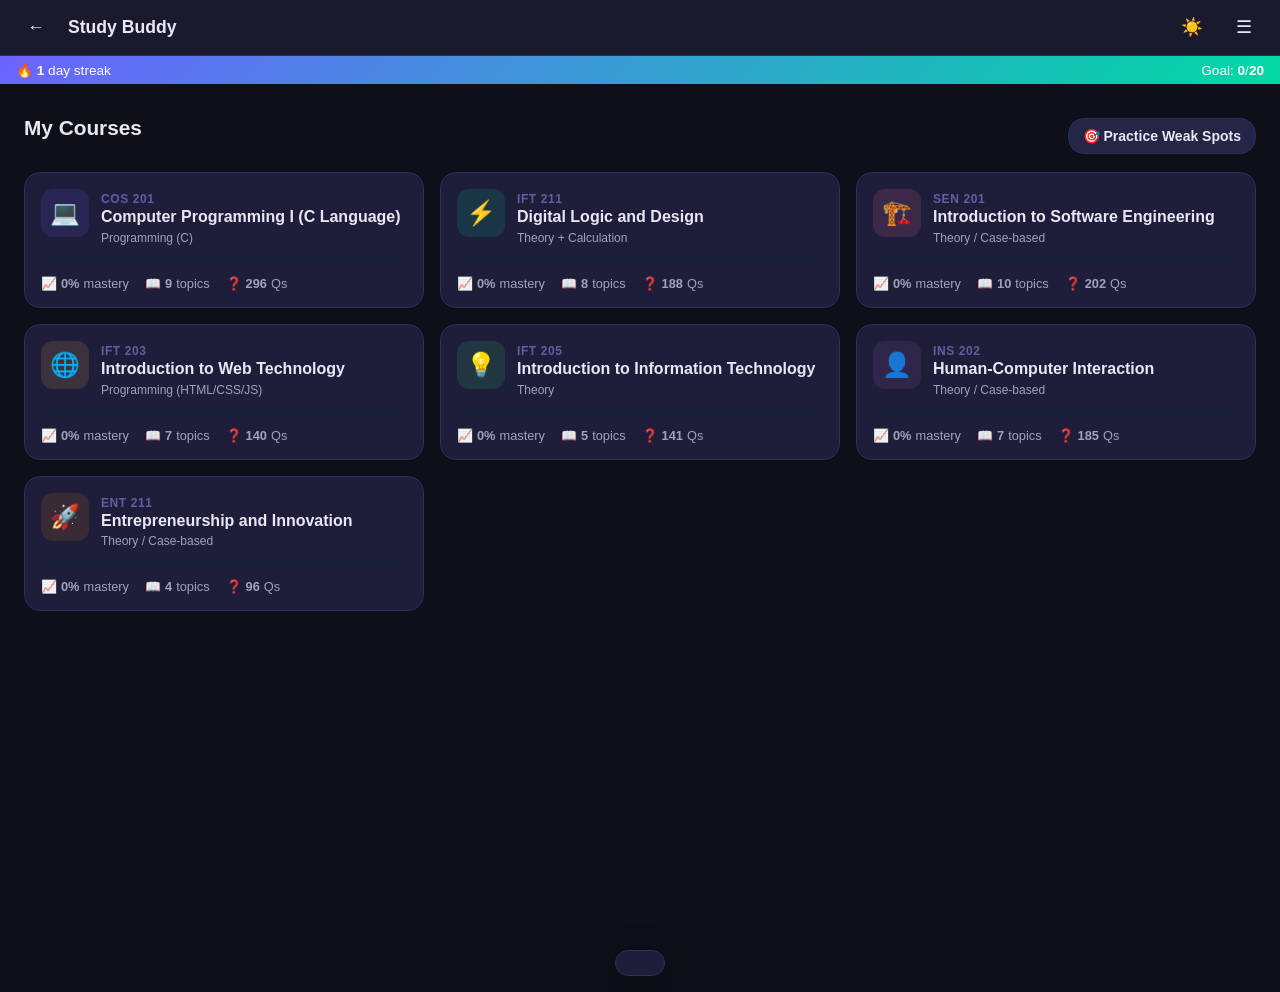
<file: index.html>
<!DOCTYPE html>
<html lang="en">
<head>
  <meta charset="UTF-8">
  <meta name="viewport" content="width=device-width, initial-scale=1.0">
  <meta http-equiv="refresh" content="0; url=/app/">
  <script>window.location.replace('/app/');</script>
  <title>Study Buddy PWA</title>
</head>
<body style="font-family: -apple-system, BlinkMacSystemFont, 'Segoe UI', Roboto, sans-serif; text-align: center; padding: 60px 20px; background: #0f0f14; color: #f0f0f5;">
  <h2>Loading Study Buddy PWA...</h2>
  <p><a href="/app/" style="color: #6c63ff; text-decoration: underline;">Click here if you are not redirected automatically</a></p>
</body>
</html>
</file>
<file: app/css/app.css>
/* ============================================================
   Study Buddy — Main Stylesheet
   Mobile-first, dark/light mode, large tap targets
   ============================================================ */

/* ---- CSS Variables ---- */
:root {
  --bg:         #0f0f1a;
  --bg2:        #1a1a2e;
  --bg3:        #16213e;
  --surface:    #1e1e3a;
  --surface2:   #252545;
  --border:     #2e2e5e;
  --primary:    #6c63ff;
  --primary-dk: #5a52e0;
  --secondary:  #00d9a3;
  --accent:     #ff6b9d;
  --warn:       #ffb347;
  --danger:     #ff4757;
  --success:    #2ed573;
  --text:       #e8e8f5;
  --text2:      #a0a0c0;
  --text3:      #6060a0;
  --card-r:     16px;
  --tap:        48px;
  --gap:        16px;
  --hdr:        56px;
  --transition: 0.2s ease;
}

[data-theme="light"] {
  --bg:        #f0f0ff;
  --bg2:       #e8e8ff;
  --bg3:       #ffffff;
  --surface:   #ffffff;
  --surface2:  #f0f0ff;
  --border:    #c8c8e8;
  --text:      #1a1a3e;
  --text2:     #4a4a7a;
  --text3:     #8080b0;
}

/* ---- Reset & Base ---- */
*, *::before, *::after { box-sizing: border-box; margin: 0; padding: 0; }
html { font-size: 16px; scroll-behavior: smooth; }
body {
  font-family: -apple-system, BlinkMacSystemFont, 'Segoe UI', Roboto, sans-serif;
  background: var(--bg);
  color: var(--text);
  min-height: 100dvh;
  overflow-x: hidden;
  -webkit-font-smoothing: antialiased;
}

/* ---- Header ---- */
#app-header {
  position: fixed;
  top: 0; left: 0; right: 0;
  height: var(--hdr);
  background: var(--bg2);
  border-bottom: 1px solid var(--border);
  display: flex;
  align-items: center;
  padding: 0 12px;
  gap: 8px;
  z-index: 100;
  backdrop-filter: blur(10px);
  -webkit-backdrop-filter: blur(10px);
}
#app-title {
  flex: 1;
  font-weight: 700;
  font-size: 1.1rem;
  color: var(--text);
  truncate: ellipsis;
  white-space: nowrap;
  overflow: hidden;
}
.header-actions { display: flex; gap: 4px; }

/* ---- Streak Bar ---- */
#streak-bar {
  position: fixed;
  top: var(--hdr);
  left: 0; right: 0;
  background: linear-gradient(135deg, var(--primary), var(--secondary));
  color: white;
  padding: 6px 16px;
  display: flex;
  justify-content: space-between;
  align-items: center;
  font-size: 0.85rem;
  z-index: 90;
}

/* ---- Main ---- */
#app-main {
  margin-top: var(--hdr);
  min-height: calc(100dvh - var(--hdr));
  padding: var(--gap);
  padding-bottom: calc(var(--gap) + env(safe-area-inset-bottom));
}
.has-streak #app-main { margin-top: calc(var(--hdr) + 36px); }

/* ---- Buttons ---- */
.icon-btn {
  background: none;
  border: none;
  color: var(--text);
  min-width: var(--tap);
  min-height: var(--tap);
  border-radius: 50%;
  display: flex; align-items: center; justify-content: center;
  font-size: 1.1rem;
  cursor: pointer;
  transition: background var(--transition);
  -webkit-tap-highlight-color: transparent;
}
.icon-btn:hover, .icon-btn:focus-visible {
  background: var(--surface);
  outline: none;
}

.btn {
  display: inline-flex; align-items: center; justify-content: center; gap: 8px;
  min-height: var(--tap);
  padding: 10px 20px;
  border-radius: var(--card-r);
  border: none;
  font-size: 1rem;
  font-weight: 600;
  cursor: pointer;
  transition: all var(--transition);
  -webkit-tap-highlight-color: transparent;
  user-select: none;
}
.btn-primary { background: var(--primary); color: white; }
.btn-primary:hover { background: var(--primary-dk); transform: translateY(-1px); }
.btn-secondary { background: var(--surface2); color: var(--text); border: 1px solid var(--border); }
.btn-secondary:hover { background: var(--border); }
.btn-success { background: var(--success); color: #0a2a1a; }
.btn-danger  { background: var(--danger); color: white; }
.btn-warn    { background: var(--warn); color: #2a1a00; }
.btn-sm { min-height: 36px; padding: 6px 14px; font-size: 0.875rem; }
.btn-full { width: 100%; }
.btn:disabled { opacity: 0.5; cursor: not-allowed; }

/* ---- Side Menu ---- */
#menu-overlay {
  position: fixed; inset: 0;
  background: rgba(0,0,0,0.6);
  z-index: 199;
  backdrop-filter: blur(2px);
  transition: opacity var(--transition);
}
#side-menu {
  position: fixed;
  top: 0; left: 0; bottom: 0;
  width: min(320px, 85vw);
  background: var(--bg2);
  border-right: 1px solid var(--border);
  z-index: 200;
  display: flex; flex-direction: column;
  transform: translateX(-100%);
  transition: transform 0.3s cubic-bezier(0.4,0,0.2,1);
  overflow-y: auto;
}
#side-menu.open { transform: translateX(0); }
.hidden { display: none !important; }
.menu-header {
  display: flex; align-items: center; justify-content: space-between;
  padding: 16px;
  border-bottom: 1px solid var(--border);
}
.logo-text { font-size: 1.1rem; font-weight: 700; }
.menu-list { list-style: none; padding: 8px 0; flex: 1; }
.menu-item {
  width: 100%;
  background: none;
  border: none;
  color: var(--text);
  padding: 14px 20px;
  text-align: left;
  font-size: 1rem;
  cursor: pointer;
  transition: background var(--transition);
  display: flex; align-items: center; gap: 10px;
}
.menu-item:hover, .menu-item:focus-visible { background: var(--surface); outline: none; }
.menu-sep { height: 1px; background: var(--border); margin: 8px 0; }
.menu-footer { padding: 16px; color: var(--text3); font-size: 0.75rem; }

/* ---- Cards ---- */
.card {
  background: var(--surface);
  border: 1px solid var(--border);
  border-radius: var(--card-r);
  padding: var(--gap);
  transition: box-shadow var(--transition);
}
.card:hover { box-shadow: 0 4px 20px rgba(108,99,255,0.15); }
.card-grid {
  display: grid;
  grid-template-columns: repeat(auto-fill, minmax(300px, 1fr));
  gap: var(--gap);
}

/* ---- Course Card (Home) ---- */
.course-card {
  display: flex; flex-direction: column; gap: 12px;
  cursor: pointer;
  text-decoration: none;
  color: inherit;
}
.course-card-header {
  display: flex; align-items: flex-start; gap: 12px;
}
.course-icon {
  width: 48px; height: 48px;
  border-radius: 12px;
  display: flex; align-items: center; justify-content: center;
  font-size: 1.5rem;
  flex-shrink: 0;
}
.course-info { flex: 1; min-width: 0; }
.course-code { font-size: 0.75rem; color: var(--text3); font-weight: 600; letter-spacing: 0.05em; }
.course-name { font-size: 1rem; font-weight: 700; line-height: 1.3; }
.course-type { font-size: 0.75rem; color: var(--text2); }
.course-stats {
  display: flex; gap: 16px; flex-wrap: wrap;
}
.stat-pill {
  display: flex; align-items: center; gap: 4px;
  font-size: 0.8rem; color: var(--text2);
}
.progress-bar {
  height: 6px;
  background: var(--bg3);
  border-radius: 3px;
  overflow: hidden;
}
.progress-fill {
  height: 100%;
  border-radius: 3px;
  background: linear-gradient(90deg, var(--primary), var(--secondary));
  transition: width 0.5s ease;
}

/* ---- Question Card ---- */
.q-card {
  max-width: 700px;
  margin: 0 auto;
}
.q-meta {
  display: flex; flex-wrap: wrap; gap: 6px;
  margin-bottom: 12px;
}
.tag {
  display: inline-flex; align-items: center;
  padding: 3px 10px;
  border-radius: 100px;
  font-size: 0.75rem;
  font-weight: 600;
  background: var(--surface2);
  color: var(--text2);
  border: 1px solid var(--border);
}
.tag-difficulty-1 { background: #1a3a2a; color: var(--success); border-color: var(--success); }
.tag-difficulty-2 { background: #2a2a1a; color: var(--warn); border-color: var(--warn); }
.tag-difficulty-3 { background: #2a1a1a; color: var(--accent); border-color: var(--accent); }
.tag-difficulty-4 { background: #2a1a1a; color: var(--danger); border-color: var(--danger); }

.q-question {
  font-size: 1.1rem;
  line-height: 1.6;
  margin-bottom: 20px;
}
code {
  background: var(--bg3);
  padding: 2px 6px;
  border-radius: 4px;
  font-family: 'Fira Code', 'Consolas', monospace;
  font-size: 0.9em;
  color: var(--secondary);
}
.q-question code { 
  background: var(--bg3);
  padding: 2px 6px;
  border-radius: 4px;
  font-family: 'Fira Code', 'Consolas', monospace;
  font-size: 0.9em;
  color: var(--accent);
}

/* ---- Code Block ---- */
.code-block {
  position: relative;
  margin: 12px 0;
  border-radius: var(--card-r);
  overflow: hidden;
  border: 1px solid var(--border);
}
.code-block pre {
  overflow-x: auto;
  padding: 16px;
  background: #0d0d1a;
  margin: 0;
  font-size: 0.875rem;
  line-height: 1.6;
}
.code-block code {
  font-family: 'Fira Code', 'Consolas', 'Courier New', monospace;
  color: var(--text);
}
.code-lang {
  position: absolute;
  top: 8px; right: 8px;
  font-size: 0.7rem;
  color: var(--text3);
  background: var(--bg3);
  padding: 2px 8px;
  border-radius: 4px;
  pointer-events: none;
}

/* ---- MCQ Options ---- */
.options-list {
  display: flex; flex-direction: column; gap: 10px;
  margin-bottom: 20px;
}
.option-btn {
  display: flex; align-items: flex-start; gap: 12px;
  padding: 14px 16px;
  background: var(--surface2);
  border: 2px solid var(--border);
  border-radius: var(--card-r);
  cursor: pointer;
  text-align: left;
  color: var(--text);
  font-size: 1rem;
  line-height: 1.5;
  transition: all var(--transition);
  -webkit-tap-highlight-color: transparent;
  min-height: var(--tap);
}
.option-btn:hover:not(:disabled) {
  border-color: var(--primary);
  background: rgba(108,99,255,0.1);
}
.option-btn.selected  { border-color: var(--primary); background: rgba(108,99,255,0.15); }
.option-btn.correct   { border-color: var(--success); background: rgba(46,213,115,0.12); color: var(--success); }
.option-btn.wrong     { border-color: var(--danger);  background: rgba(255,71,87,0.12);  color: var(--danger);  }
.option-btn.revealed  { border-color: var(--success); background: rgba(46,213,115,0.08); }
.option-label { font-weight: 700; min-width: 24px; }
.option-btn:disabled { cursor: default; }

/* ---- Confidence / Rating Buttons ---- */
.confidence-row, .rating-row {
  display: flex; gap: 10px; flex-wrap: wrap;
  margin: 16px 0;
}
.confidence-row .btn, .rating-row .btn { flex: 1; min-width: 80px; font-size: 0.875rem; }

/* ---- Explanation Box ---- */
.explanation-box {
  background: rgba(108,99,255,0.08);
  border: 1px solid rgba(108,99,255,0.3);
  border-radius: var(--card-r);
  padding: 16px;
  margin-top: 16px;
  line-height: 1.6;
}
.explanation-box h4 {
  color: var(--primary);
  margin-bottom: 8px;
  font-size: 0.9rem;
  text-transform: uppercase;
  letter-spacing: 0.05em;
}
.why-wrong-item {
  margin-top: 10px;
  padding: 10px;
  background: rgba(255,71,87,0.06);
  border-left: 3px solid var(--danger);
  border-radius: 0 8px 8px 0;
}
.why-wrong-item strong { color: var(--danger); }

/* ---- Marking Points (checklist) ---- */
.marking-points {
  display: flex; flex-direction: column; gap: 8px;
  margin-top: 12px;
}
.mark-point {
  display: flex; align-items: flex-start; gap: 10px;
  padding: 10px 14px;
  background: var(--surface2);
  border-radius: 8px;
  font-size: 0.95rem;
}
.mark-check {
  width: 24px; height: 24px;
  border: 2px solid var(--border);
  border-radius: 50%;
  cursor: pointer;
  flex-shrink: 0;
  transition: all var(--transition);
  display: flex; align-items: center; justify-content: center;
  font-size: 0.8rem;
}
.mark-check.checked { background: var(--success); border-color: var(--success); color: white; }

/* ---- Text Input (type_answer, code_write) ---- */
.answer-input {
  width: 100%;
  background: var(--bg3);
  border: 2px solid var(--border);
  border-radius: var(--card-r);
  color: var(--text);
  font-size: 1rem;
  padding: 14px 16px;
  transition: border-color var(--transition);
  outline: none;
  font-family: inherit;
}
.answer-input:focus { border-color: var(--primary); }
.answer-input.correct { border-color: var(--success); background: rgba(46,213,115,0.05); }
.answer-input.wrong   { border-color: var(--danger);  background: rgba(255,71,87,0.05); }
textarea.answer-input {
  resize: vertical;
  min-height: 150px;
  font-family: 'Fira Code', 'Consolas', monospace;
  font-size: 0.9rem;
}

/* ---- Cloze ---- */
.cloze-text { font-size: 1.1rem; line-height: 2; }
.cloze-blank {
  display: inline-block;
  min-width: 100px;
  border-bottom: 2px solid var(--primary);
  padding: 2px 6px;
  margin: 0 4px;
  font-family: 'Fira Code', monospace;
  background: none;
  color: var(--text);
  font-size: 0.95em;
  outline: none;
  transition: border-color var(--transition);
  vertical-align: baseline;
}
.cloze-blank:focus { border-color: var(--secondary); }
.cloze-blank.correct { border-color: var(--success); color: var(--success); }
.cloze-blank.wrong   { border-color: var(--danger); color: var(--danger); }

/* ---- Matching ---- */
.matching-container { display: flex; flex-direction: column; gap: 12px; }
.matching-row { display: flex; align-items: center; gap: 10px; flex-wrap: wrap; }
.match-term {
  flex: 1; min-width: 120px;
  padding: 12px 16px;
  background: var(--surface2);
  border: 2px solid var(--border);
  border-radius: var(--card-r);
  font-weight: 600;
}
.match-arrow { color: var(--text3); font-size: 1.2rem; }
.match-def {
  flex: 1; min-width: 120px;
  padding: 12px 16px;
  background: var(--surface2);
  border: 2px solid var(--border);
  border-radius: var(--card-r);
  cursor: pointer;
  transition: all var(--transition);
}
.match-def.selected   { border-color: var(--primary); background: rgba(108,99,255,0.1); }
.match-def.matched    { border-color: var(--success); background: rgba(46,213,115,0.1); }
.match-def.wrong-match{ border-color: var(--danger); background: rgba(255,71,87,0.1); }

/* ---- Sequencing ---- */
.sequence-list { display: flex; flex-direction: column; gap: 8px; }
.seq-item {
  display: flex; align-items: center; gap: 12px;
  padding: 12px 16px;
  background: var(--surface2);
  border: 2px solid var(--border);
  border-radius: var(--card-r);
  cursor: grab;
  user-select: none;
  transition: all var(--transition);
}
.seq-item .flex-1 {
  word-break: break-word;
  line-height: 1.5;
}
.seq-item code {
  background: rgba(0, 0, 0, 0.35);
  border: 1px solid rgba(255, 255, 255, 0.15);
  color: var(--accent);
  padding: 2px 7px;
  border-radius: 4px;
  font-family: 'Fira Code', 'Consolas', monospace;
  font-size: 0.95em;
  white-space: pre-wrap;
  word-break: break-word;
}
.seq-item.dragging { opacity: 0.5; cursor: grabbing; }
.seq-item.correct-pos { border-color: var(--success); }
.seq-item.wrong-pos   { border-color: var(--danger); }
.seq-handle { color: var(--text3); font-size: 1.2rem; }
.seq-num { font-weight: 700; color: var(--text2); min-width: 24px; }

/* ---- Flashcard Box ---- */
.flashcard-box {
  position: relative;
  width: 100%;
  max-width: 620px;
  min-height: 220px;
  margin: 16px auto;
  border-radius: var(--card-r);
  border: 2px solid var(--border);
  background: var(--surface);
  padding: 24px 20px;
  cursor: pointer;
  display: flex;
  flex-direction: column;
  align-items: center;
  justify-content: space-between;
  text-align: center;
  box-sizing: border-box;
  transition: transform 0.16s cubic-bezier(0.4, 0, 0.2, 1), border-color 0.25s, background 0.25s, box-shadow 0.25s;
  user-select: none;
  -webkit-user-select: none;
}
.flashcard-box:hover {
  border-color: var(--primary);
  box-shadow: 0 4px 20px rgba(108, 99, 255, 0.15);
}
.flashcard-box.is-flipped {
  background: rgba(108, 99, 255, 0.08);
  border-color: var(--primary);
  box-shadow: 0 4px 24px rgba(108, 99, 255, 0.2);
}
.flashcard-badge-row {
  width: 100%;
  display: flex;
  justify-content: center;
  margin-bottom: 12px;
}
.flashcard-text {
  margin: auto 0;
  padding: 8px 4px;
  font-size: 1.15rem;
  font-weight: 600;
  line-height: 1.55;
  color: var(--text);
  word-break: break-word;
  max-width: 100%;
}
.flashcard-box.is-flipped .flashcard-text {
  font-size: 1.05rem;
  font-weight: 400;
  line-height: 1.65;
  color: var(--text);
}
.flashcard-hint {
  font-size: 0.8rem;
  color: var(--text3);
  margin-top: 14px;
}
.flashcard-box code {
  background: rgba(0, 0, 0, 0.35);
  border: 1px solid rgba(255, 255, 255, 0.15);
  color: var(--accent);
  padding: 2px 7px;
  border-radius: 4px;
  font-family: 'Fira Code', 'Consolas', monospace;
  font-size: 0.95em;
  white-space: nowrap;
}
.rating-row {
  display: flex;
  gap: 10px;
  margin-top: 18px;
  margin-bottom: 24px;
  width: 100%;
  max-width: 620px;
  margin-left: auto;
  margin-right: auto;
}
.rating-row button {
  flex: 1;
}

/* ---- Iframe Render ---- */
.html-sandbox {
  width: 100%;
  min-height: 200px;
  border: 2px solid var(--border);
  border-radius: var(--card-r);
  background: white;
  overflow: hidden;
}
.iframe-toggle {
  display: flex; align-items: center; gap: 8px;
  margin-bottom: 8px;
}

/* ---- Progress / Stats ---- */
.stats-grid {
  display: grid;
  grid-template-columns: repeat(auto-fill, minmax(140px, 1fr));
  gap: var(--gap);
}
.stat-card {
  background: var(--surface);
  border: 1px solid var(--border);
  border-radius: var(--card-r);
  padding: 16px;
  text-align: center;
}
.stat-card .stat-value { font-size: 2rem; font-weight: 800; color: var(--primary); }
.stat-card .stat-label { font-size: 0.8rem; color: var(--text2); margin-top: 4px; }

/* ---- Timer ---- */
.timer-bar {
  height: 4px;
  background: var(--bg3);
  border-radius: 2px;
  overflow: hidden;
  margin-bottom: 16px;
}
.timer-fill {
  height: 100%;
  background: linear-gradient(90deg, var(--success), var(--warn), var(--danger));
  background-size: 300% 100%;
  transition: width 1s linear;
}

/* ---- Games ---- */
.lives-display { display: flex; gap: 8px; font-size: 1.5rem; margin-bottom: 16px; }
.boss-badge {
  display: inline-block;
  padding: 4px 12px;
  background: linear-gradient(135deg, var(--danger), var(--accent));
  border-radius: 100px;
  font-size: 0.8rem;
  font-weight: 700;
  color: white;
  text-transform: uppercase;
  letter-spacing: 0.08em;
}

/* ---- Report / Flag ---- */
.report-btn {
  display: flex; align-items: center; gap: 6px;
  background: none;
  border: none;
  color: var(--text3);
  font-size: 0.8rem;
  cursor: pointer;
  padding: 4px 8px;
  border-radius: 4px;
  transition: color var(--transition);
}
.report-btn:hover { color: var(--accent); }

/* ---- Sections & Headings ---- */
.section-title {
  font-size: 1.3rem;
  font-weight: 800;
  margin-bottom: 16px;
  display: flex; align-items: center; gap: 8px;
}
.section-subtitle {
  font-size: 1rem;
  color: var(--text2);
  margin-bottom: 20px;
}

/* ---- Chip Filters ---- */
.filter-row {
  display: flex; flex-wrap: wrap; gap: 8px;
  margin-bottom: 16px;
}
.chip {
  padding: 6px 14px;
  border-radius: 100px;
  border: 1.5px solid var(--border);
  background: var(--surface2);
  color: var(--text2);
  font-size: 0.85rem;
  cursor: pointer;
  transition: all var(--transition);
  user-select: none;
}
.chip.active, .chip:hover { border-color: var(--primary); color: var(--primary); background: rgba(108,99,255,0.1); }

/* ---- Select / Range Inputs ---- */
select, input[type="range"], input[type="number"] {
  background: var(--surface2);
  border: 1.5px solid var(--border);
  border-radius: 8px;
  color: var(--text);
  padding: 10px 14px;
  font-size: 1rem;
  outline: none;
  transition: border-color var(--transition);
  appearance: none;
  -webkit-appearance: none;
}
select { background-image: url("data:image/svg+xml,%3Csvg xmlns='http://www.w3.org/2000/svg' width='12' height='12' viewBox='0 0 12 12'%3E%3Cpath fill='%236060a0' d='M6 8L1 3h10z'/%3E%3C/svg%3E"); background-repeat: no-repeat; background-position: right 12px center; padding-right: 36px; }
select:focus, input:focus { border-color: var(--primary); }
label { display: block; margin-bottom: 6px; color: var(--text2); font-size: 0.9rem; font-weight: 600; }

/* ---- Topic List ---- */
.topic-list { display: flex; flex-direction: column; gap: 8px; }
.topic-item {
  display: flex; align-items: center; gap: 12px;
  padding: 12px 16px;
  background: var(--surface);
  border: 1px solid var(--border);
  border-radius: var(--card-r);
  cursor: pointer;
  transition: all var(--transition);
}
.topic-item:hover { border-color: var(--primary); background: var(--surface2); }
.topic-item .topic-name { flex: 1; font-weight: 600; }
.topic-item .topic-count { font-size: 0.8rem; color: var(--text3); }
.topic-item .topic-mastery {
  font-size: 0.85rem;
  font-weight: 700;
  min-width: 36px;
  text-align: right;
}

/* ---- Score / Results Screen ---- */
.score-circle {
  width: 140px; height: 140px;
  border-radius: 50%;
  background: conic-gradient(var(--primary) var(--pct, 0%), var(--surface2) 0%);
  display: flex; align-items: center; justify-content: center;
  margin: 24px auto;
  position: relative;
}
.score-circle::before {
  content: '';
  position: absolute;
  inset: 12px;
  background: var(--bg2);
  border-radius: 50%;
}
.score-number {
  position: relative;
  font-size: 2rem;
  font-weight: 800;
  z-index: 1;
  color: var(--text);
}

/* ---- Toast ---- */
#toast {
  position: fixed;
  bottom: calc(24px + env(safe-area-inset-bottom));
  left: 50%;
  transform: translateX(-50%) translateY(100px);
  background: var(--surface);
  border: 1px solid var(--border);
  color: var(--text);
  padding: 12px 24px;
  border-radius: 100px;
  font-size: 0.9rem;
  box-shadow: 0 8px 32px rgba(0,0,0,0.4);
  z-index: 999;
  transition: transform 0.3s ease;
  pointer-events: none;
  white-space: nowrap;
  max-width: calc(100vw - 32px);
}
#toast.show { transform: translateX(-50%) translateY(0); }

/* ---- Due Badge ---- */
.due-badge {
  display: inline-flex; align-items: center; justify-content: center;
  min-width: 20px; height: 20px;
  border-radius: 10px;
  background: var(--accent);
  color: white;
  font-size: 0.7rem;
  font-weight: 700;
  padding: 0 6px;
}

/* ---- Empty State ---- */
.empty-state {
  text-align: center;
  padding: 48px 24px;
  color: var(--text2);
}
.empty-icon { font-size: 3rem; margin-bottom: 16px; }
.empty-state h3 { font-size: 1.2rem; margin-bottom: 8px; color: var(--text); }

/* ---- Utility ---- */
.flex { display: flex; }
.flex-col { flex-direction: column; }
.flex-1 { flex: 1; }
.gap-sm { gap: 8px; }
.gap-md { gap: 16px; }
.gap-lg { gap: 24px; }
.mt-sm { margin-top: 8px; }
.mt-md { margin-top: 16px; }
.mt-lg { margin-top: 24px; }
.mb-sm { margin-bottom: 8px; }
.mb-md { margin-bottom: 16px; }
.text-center { text-align: center; }
.text-sm { font-size: 0.875rem; }
.text-muted { color: var(--text2); }
.bold { font-weight: 700; }
.w-full { width: 100%; }
.separator { height: 1px; background: var(--border); margin: 16px 0; }

/* ---- Spinner ---- */
.spinner {
  width: 40px; height: 40px;
  border: 3px solid var(--border);
  border-top-color: var(--primary);
  border-radius: 50%;
  animation: spin 0.8s linear infinite;
  margin: 48px auto;
}
@keyframes spin { to { transform: rotate(360deg); } }

/* ---- Scrollbar ---- */
::-webkit-scrollbar { width: 6px; height: 6px; }
::-webkit-scrollbar-track { background: var(--bg); }
::-webkit-scrollbar-thumb { background: var(--border); border-radius: 3px; }
::-webkit-scrollbar-thumb:hover { background: var(--text3); }

/* ---- Responsive ---- */
@media (min-width: 600px) {
  #app-main { padding: 24px; }
  .card-grid { grid-template-columns: repeat(auto-fill, minmax(340px, 1fr)); }
  .q-question { font-size: 1.15rem; }
}
@media (min-width: 900px) {
  .q-card { max-width: 760px; }
}

/* ---- Animations ---- */
.fade-in { animation: fadeIn 0.3s ease; }
@keyframes fadeIn { from { opacity: 0; transform: translateY(8px); } to { opacity: 1; transform: translateY(0); } }
.slide-in { animation: slideIn 0.25s ease; }
@keyframes slideIn { from { opacity: 0; transform: translateX(-12px); } to { opacity: 1; transform: translateX(0); } }

/* ---- Case Study ---- */
.case-scenario {
  background: rgba(0,217,163,0.06);
  border: 1px solid rgba(0,217,163,0.3);
  border-radius: var(--card-r);
  padding: 16px;
  margin-bottom: 20px;
  line-height: 1.6;
}
.case-scenario h4 { color: var(--secondary); margin-bottom: 8px; }
.sub-question-counter { font-size: 0.8rem; color: var(--text3); margin-bottom: 12px; }

/* ---- Confidence rating overlay & modal ---- */
.confidence-modal {
  position: fixed;
  inset: 0;
  z-index: 9999;
  display: flex;
  align-items: flex-end;
  justify-content: center;
  background: rgba(10, 11, 26, 0.75);
  backdrop-filter: blur(4px);
  -webkit-backdrop-filter: blur(4px);
  animation: fadeIn 0.2s ease-out;
  padding: 16px;
}
@media (min-width: 600px) {
  .confidence-modal {
    align-items: center;
  }
}
.confidence-sheet {
  width: 100%;
  max-width: 440px;
  background: var(--surface);
  border: 1px solid var(--border);
  border-radius: 18px;
  box-shadow: 0 16px 40px rgba(0, 0, 0, 0.5);
  padding: 20px;
  animation: slideUp 0.25s cubic-bezier(0.16, 1, 0.3, 1);
  text-align: center;
}
.confidence-header {
  display: flex;
  align-items: center;
  justify-content: space-between;
  margin-bottom: 8px;
}
.confidence-header h4 {
  margin: 0;
  font-size: 1.05rem;
  font-weight: 700;
  color: var(--text);
}
.confidence-sub {
  font-size: 0.85rem;
  color: var(--text2);
  margin-bottom: 16px;
  line-height: 1.4;
}
.confidence-row {
  display: flex;
  gap: 10px;
  margin-bottom: 12px;
}
.confidence-row .btn {
  flex: 1;
  padding: 12px 6px;
  font-weight: 600;
  font-size: 0.875rem;
  border-radius: 10px;
}
.confidence-cancel-btn {
  width: 100%;
  background: transparent;
  border: 1px solid var(--border);
  color: var(--text2);
  padding: 10px;
  border-radius: 8px;
  font-size: 0.85rem;
  cursor: pointer;
  transition: var(--trans);
}
.confidence-cancel-btn:hover {
  background: var(--bg2);
  color: var(--text);
}
.option-btn.selected-pending {
  border-color: var(--primary) !important;
  background: rgba(108, 92, 231, 0.15) !important;
  box-shadow: 0 0 0 2px var(--primary);
}
.confidence-overlay {
  text-align: center;
  margin-bottom: 20px;
}
.confidence-overlay p { color: var(--text2); margin-bottom: 12px; font-size: 0.95rem; }

/* ---- Weak spots list ---- */
.weak-item {
  display: flex; align-items: center; gap: 12px;
  padding: 12px 16px;
  background: var(--surface);
  border: 1px solid var(--border);
  border-radius: var(--card-r);
  margin-bottom: 8px;
}
.weak-bar {
  flex: 1;
  height: 8px;
  background: var(--bg3);
  border-radius: 4px;
  overflow: hidden;
}
.weak-fill { height: 100%; background: var(--danger); border-radius: 4px; }
.weak-pct { font-weight: 700; color: var(--danger); min-width: 40px; text-align: right; }

/* ---- Confidently wrong highlight ---- */
.confidently-wrong-banner {
  background: rgba(255,71,87,0.1);
  border: 1px solid rgba(255,71,87,0.4);
  border-radius: var(--card-r);
  padding: 12px 16px;
  margin-bottom: 16px;
  display: flex; align-items: center; gap: 10px;
  font-size: 0.9rem;
  color: var(--danger);
}
</file>
<file: app/css/highlight.css>
/* Syntax Highlighting Styles (Offline) */
.hljs {
  display: block;
  overflow-x: auto;
  padding: 1rem;
  background: #0d0d18;
  color: #e2e8f0;
  font-family: 'Fira Code', 'Cascadia Code', Consolas, Monaco, monospace;
  font-size: 0.9rem;
  line-height: 1.5;
  border-radius: 8px;
}

.hljs-keyword, .hljs-selector-tag, .hljs-subst {
  color: #c792ea;
  font-weight: 600;
}

.hljs-string, .hljs-title, .hljs-section, .hljs-attribute, .hljs-literal, .hljs-template-tag, .hljs-template-variable, .hljs-type {
  color: #c3e88d;
}

.hljs-comment, .hljs-quote, .hljs-deletion, .hljs-meta {
  color: #637777;
  font-style: italic;
}

.hljs-number, .hljs-regexp, .hljs-link {
  color: #f78c6c;
}

.hljs-variable, .hljs-name, .hljs-tag {
  color: #ff5370;
}

.hljs-function, .hljs-class .hljs-title {
  color: #82aaff;
}

.hljs-attr {
  color: #ffcb6b;
}

.hljs-built_in, .hljs-symbol, .hljs-bullet {
  color: #89ddff;
}
</file>
